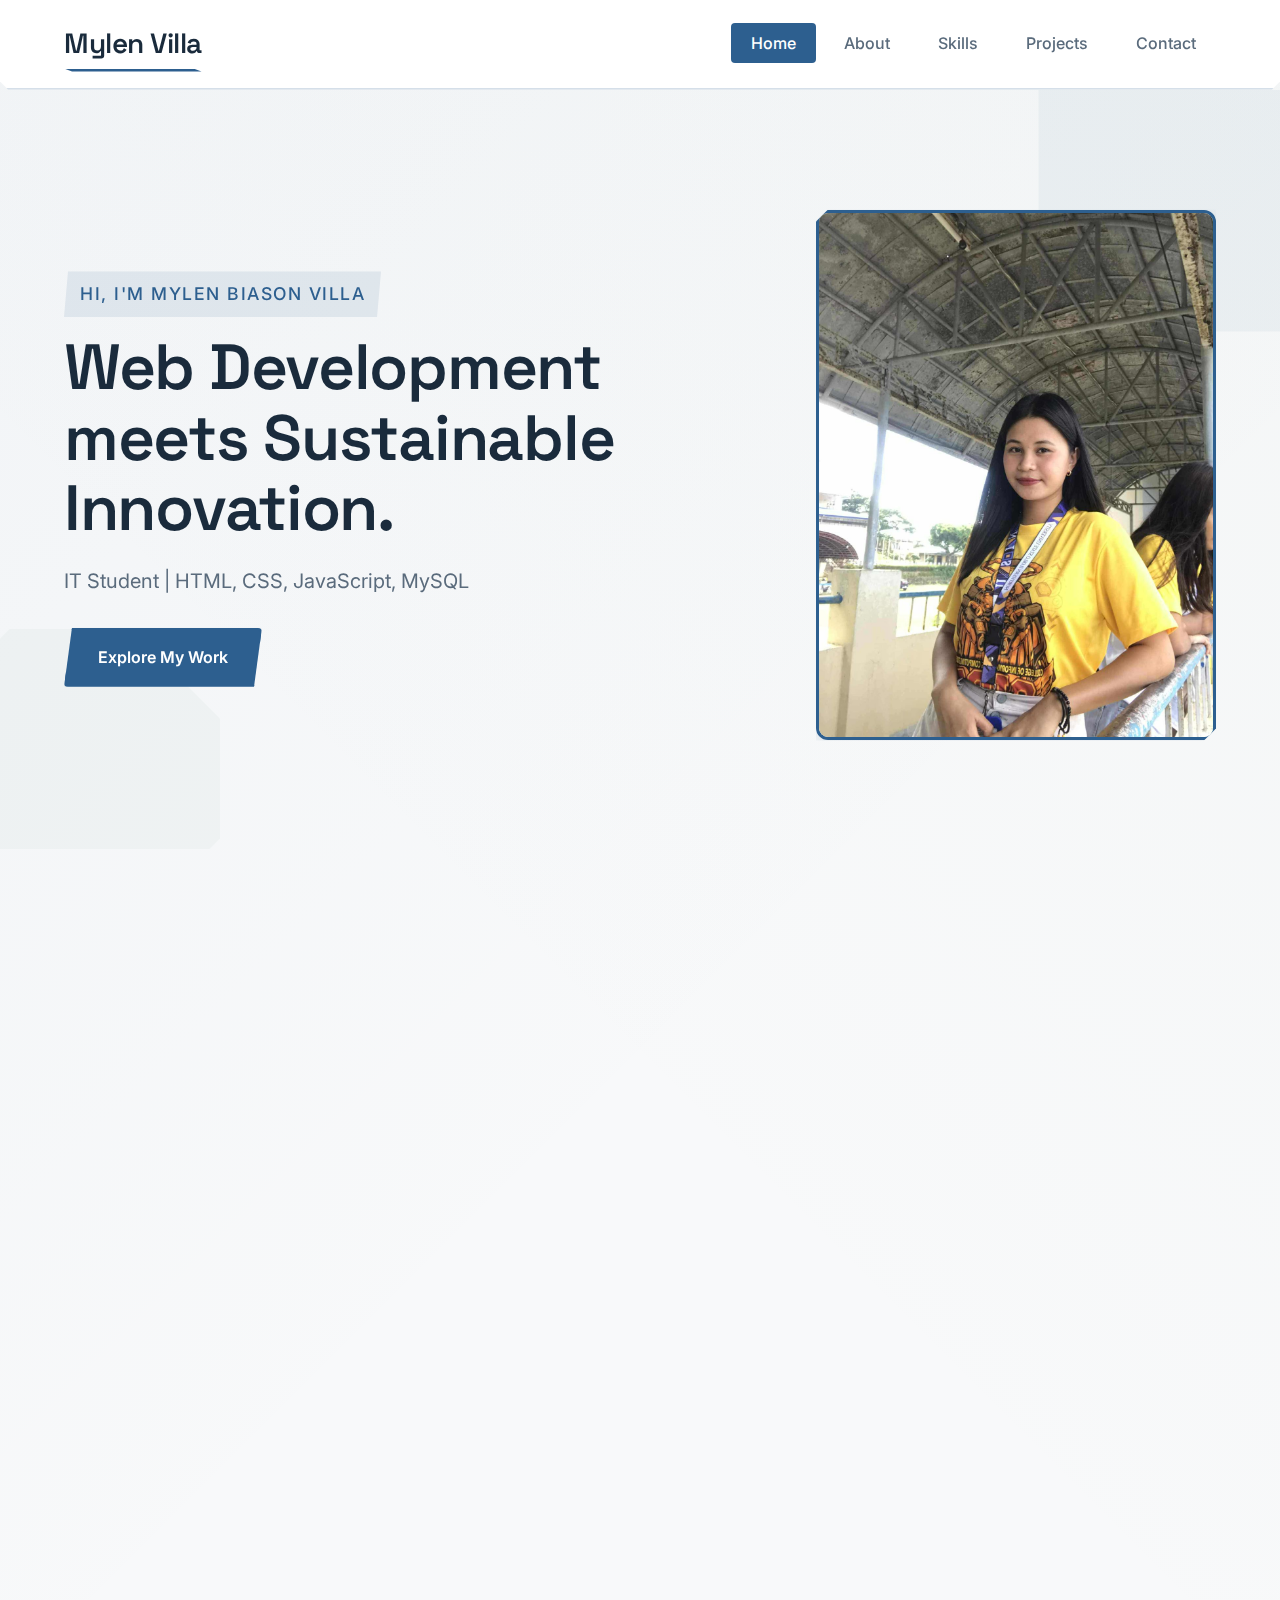
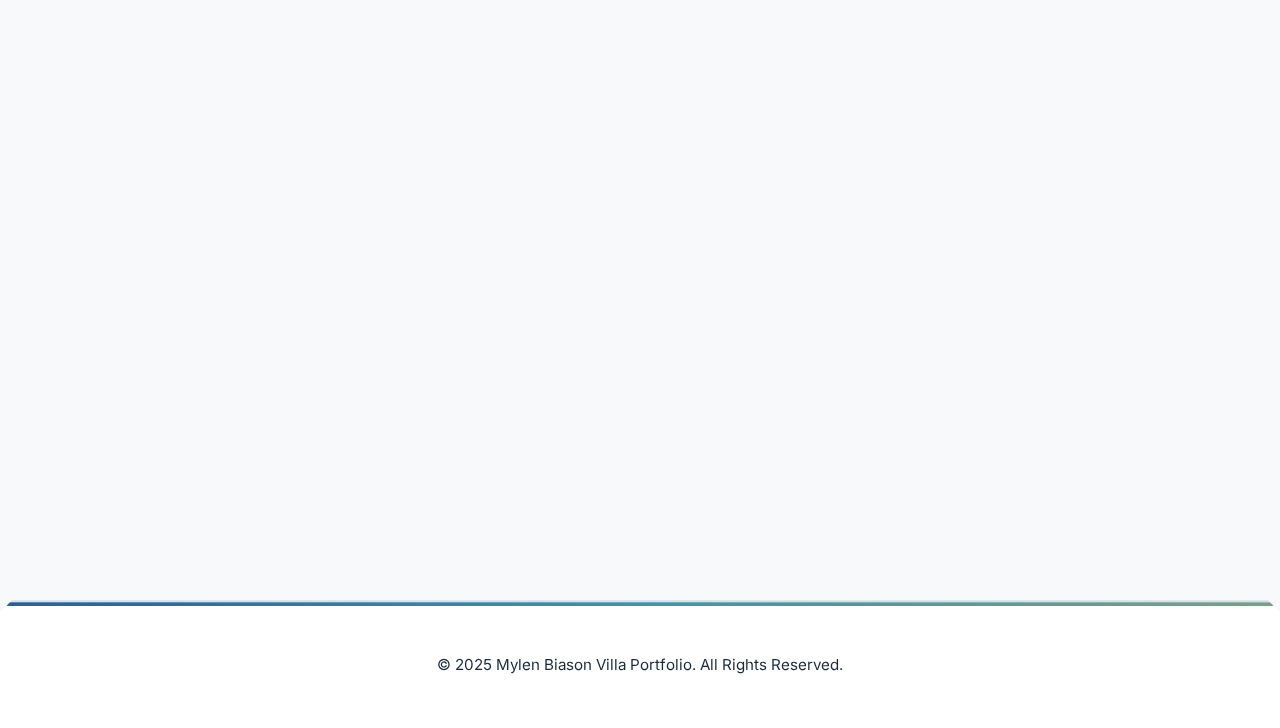
<file: index.html>
<!DOCTYPE html>
<html lang="en">
<head>
    <meta charset="UTF-8">
    <meta name="viewport" content="width=device-width, initial-scale=1.0">
    <title>Mylen Villa | Web Dev & Sustainable Innovation</title>
    <meta name="description" content="Official portfolio of Mylen Biason Villa, IT Student specializing in responsive web development (HTML, CSS, JavaScript) and database management (MySQL).">
    <meta name="robots" content="index, follow">
    <meta name="keywords" content="Mylen Villa, IT Student, Web Developer, Portfolio, HTML, CSS, JavaScript, MySQL, Responsive Design, Accessibility, Sustainable Technology">
    <meta name="author" content="Mylen Biason Villa">

    <!-- Open Graph -->
    <meta property="og:title" content="Mylen Villa | Web Development & Sustainable Innovation">
    <meta property="og:description" content="Explore projects, skills, and goals in web development and sustainable innovation.">
    <meta property="og:type" content="website">
    <!-- Replace with your live site URL when deployed -->
    <meta property="og:url" content="https://mylenvilla.netlify.app/">
    <!-- Prefer absolute URL when deployed -->
    <meta property="og:image" content="https://mylenvilla.netlify.app/images/mylen-biason-villa-profile.jpg">

    <!-- Twitter Card -->
    <meta name="twitter:card" content="summary_large_image">
    <meta name="twitter:title" content="Mylen Villa | Web Development & Sustainable Innovation">
    <meta name="twitter:description" content="Explore projects, skills, and goals in web development and sustainable innovation.">
    <!-- Prefer absolute URL when deployed -->
    <meta name="twitter:image" content="https://mylenvilla.netlify.app/images/mylen-biason-villa-profile.jpg">

    <!-- Canonical (set to your production URL when live) -->
    <link rel="canonical" href="https://mylenvilla.netlify.app/">

    <!-- Favicon -->
    <link rel="icon" href="favicon.ico" type="image/x-icon">
    <link rel="shortcut icon" href="favicon.ico" type="image/x-icon">

    <!-- Schema.org JSON-LD -->
    <script type="application/ld+json">
    {
      "@context": "https://schema.org",
      "@type": "Person",
      "name": "Mylen Biason Villa",
      "jobTitle": "IT Student & Web Developer",
      "alumniOf": {
        "@type": "CollegeOrUniversity",
        "name": "Northern Iloilo State University (NISU)"
      },
      "email": "mailto:villamylen22@gmail.com",
      "telephone": "+639109595837",
      "url": "https://mylenvilla.netlify.app/",
      "image": "https://mylenvilla.netlify.app/images/mylen-biason-villa-profile.jpg",
      "sameAs": [
        "https://www.facebook.com/mylen.biasonvilla"
      ],
      "knowsAbout": [
        "HTML", "CSS", "JavaScript", "Responsive Design", "MySQL", "Accessibility"
      ]
    }
    </script>
    <link rel="stylesheet" href="styles.css">
    <link rel="stylesheet" href="https://cdnjs.cloudflare.com/ajax/libs/font-awesome/6.5.0/css/all.min.css" integrity="sha512-e3Y3YJmJ8mJYwX3kWQqv8k7t8v4o8dR0Jm6t2wQJ9k1l0CwC3yq3i9x8+K0mI5wQf3O7oQ0tV7JkQvQ3mHj4g==" crossorigin="anonymous" referrerpolicy="no-referrer" />
    <link rel="stylesheet" href="https://unpkg.com/aos@2.3.1/dist/aos.css" />
</head>
<body>

    <!-- Navigation Bar -->
    <header class="main-nav">
        <div class="logo">Mylen Villa</div>
        <nav>
            <ul>
                <li><a href="index.html" class="active">Home</a></li>
                <li><a href="about.html">About</a></li>
                <li><a href="skills.html">Skills</a></li>
                <li><a href="projects.html">Projects</a></li>
                <li><a href="contact.html">Contact</a></li>
            </ul>
        </nav>
        <button class="menu-toggle">☰</button>
    </header>

    <!-- Hero/Introduction Section -->
    <section id="home" class="hero-section">
        <div class="hero-content" data-aos="fade-right" data-aos-duration="1000">
            <p class="greeting">Hi, I'm Mylen Biason Villa</p>
            <h1>Web Development meets Sustainable Innovation.</h1>
            <p class="sub-title">IT Student | HTML, CSS, JavaScript, MySQL</p>
            <a href="projects.html" class="btn primary-btn">Explore My Work</a>
        </div>
        <div class="hero-image" data-aos="fade-left" data-aos-duration="1000">
            <!-- Placeholder for Mylen's Profile Image -->
            <img src="images/mylen-biason-villa-profile.jpg" alt="Mylen Biason Villa - IT Student">
        </div>
    </section>
    
    <!-- Quick Summary Section -->
    <section id="quick-summary" class="container">
        <div class="about-content-grid">
            <div class="bio-text" data-aos="fade-up">
                <h2>A Passion for Impact</h2>
                <p>I am a 4th-year IT student focused on leveraging technology to solve real-world problems. My skills cover the entire web development stack, from responsive front-end design to robust database management.</p>
                <a href="about.html" class="btn">Read Full Story</a>
            </div>
            
            <div class="goals-vision" data-aos="fade-up" data-aos-delay="200">
                <h2>Core Focus</h2>
                <p>My ultimate goal is to develop assistive technologies and applications that support sustainable living—merging my passion for eco-consciousness with my technical skills.</p>
                <a href="skills.html" class="btn primary-btn">View My Skills</a>
            </div>
        </div>
    </section>

    <!-- Services Section -->
    <section id="services" class="container services-section">
        <div class="about-content-grid">
            <div class="info-card" data-aos="fade-up" data-aos-delay="0">
                <h2><i class="fa-solid fa-laptop-code"></i> Web Development</h2>
                <p>Responsive websites built with accessibility and performance in mind.</p>
            </div>
            <div class="info-card" data-aos="fade-up" data-aos-delay="150">
                <h2><i class="fa-solid fa-database"></i> Database Basics</h2>
                <p>MySQL fundamentals for structured, secure, and reliable data storage.</p>
            </div>
            <div class="info-card" data-aos="fade-up" data-aos-delay="300">
                <h2><i class="fa-solid fa-seedling"></i> Sustainable Design</h2>
                <p>Design choices that prioritize clarity, efficiency, and sustainability.</p>
            </div>
            <div class="info-card" data-aos="fade-up" data-aos-delay="300">
                <h2><i class="fa-solid fa-seedling"></i>Full Stack Development</h2>
                <p>Full stack development skills for building complete web applications.</p>
            </div>
        </div>
    </section>

    <!-- Testimonials Section -->
    <section id="testimonials" class="container">
        <div class="about-content-grid">
            <div class="info-card" data-aos="zoom-in">
                <p>"Mylen’s attention to detail and consistency stand out in every project."</p>
                <p class="progress-label">— Classmate, NISU</p>
            </div>
            <div class="info-card" data-aos="zoom-in" data-aos-delay="200">
                <p>"Delivers clean, responsive UIs and communicates clearly throughout."</p>
                <p class="progress-label">— Project Teammate</p>
            </div>
        </div>
    </section>

    <!-- Call To Action -->
    <section id="cta" class="container">
        <div class="about-content-grid">
            <div class="info-card" data-aos="fade-up">
                <h2>Have a project or idea?</h2>
                <p>Let’s collaborate and bring it to life.</p>
                <a class="btn primary-btn" href="contact.html"><i class="fa-solid fa-paper-plane"></i> Contact Me</a>
            </div>
        </div>
    </section>

    <footer>
        <p>&copy; 2025 Mylen Biason Villa Portfolio. All Rights Reserved.</p>
    </footer>

    <!-- Scripts (AOS initialization & custom JS) -->
    <script src="https://unpkg.com/aos@2.3.1/dist/aos.js"></script>
    <script src="script.js"></script>
</body>
</html>
</file>
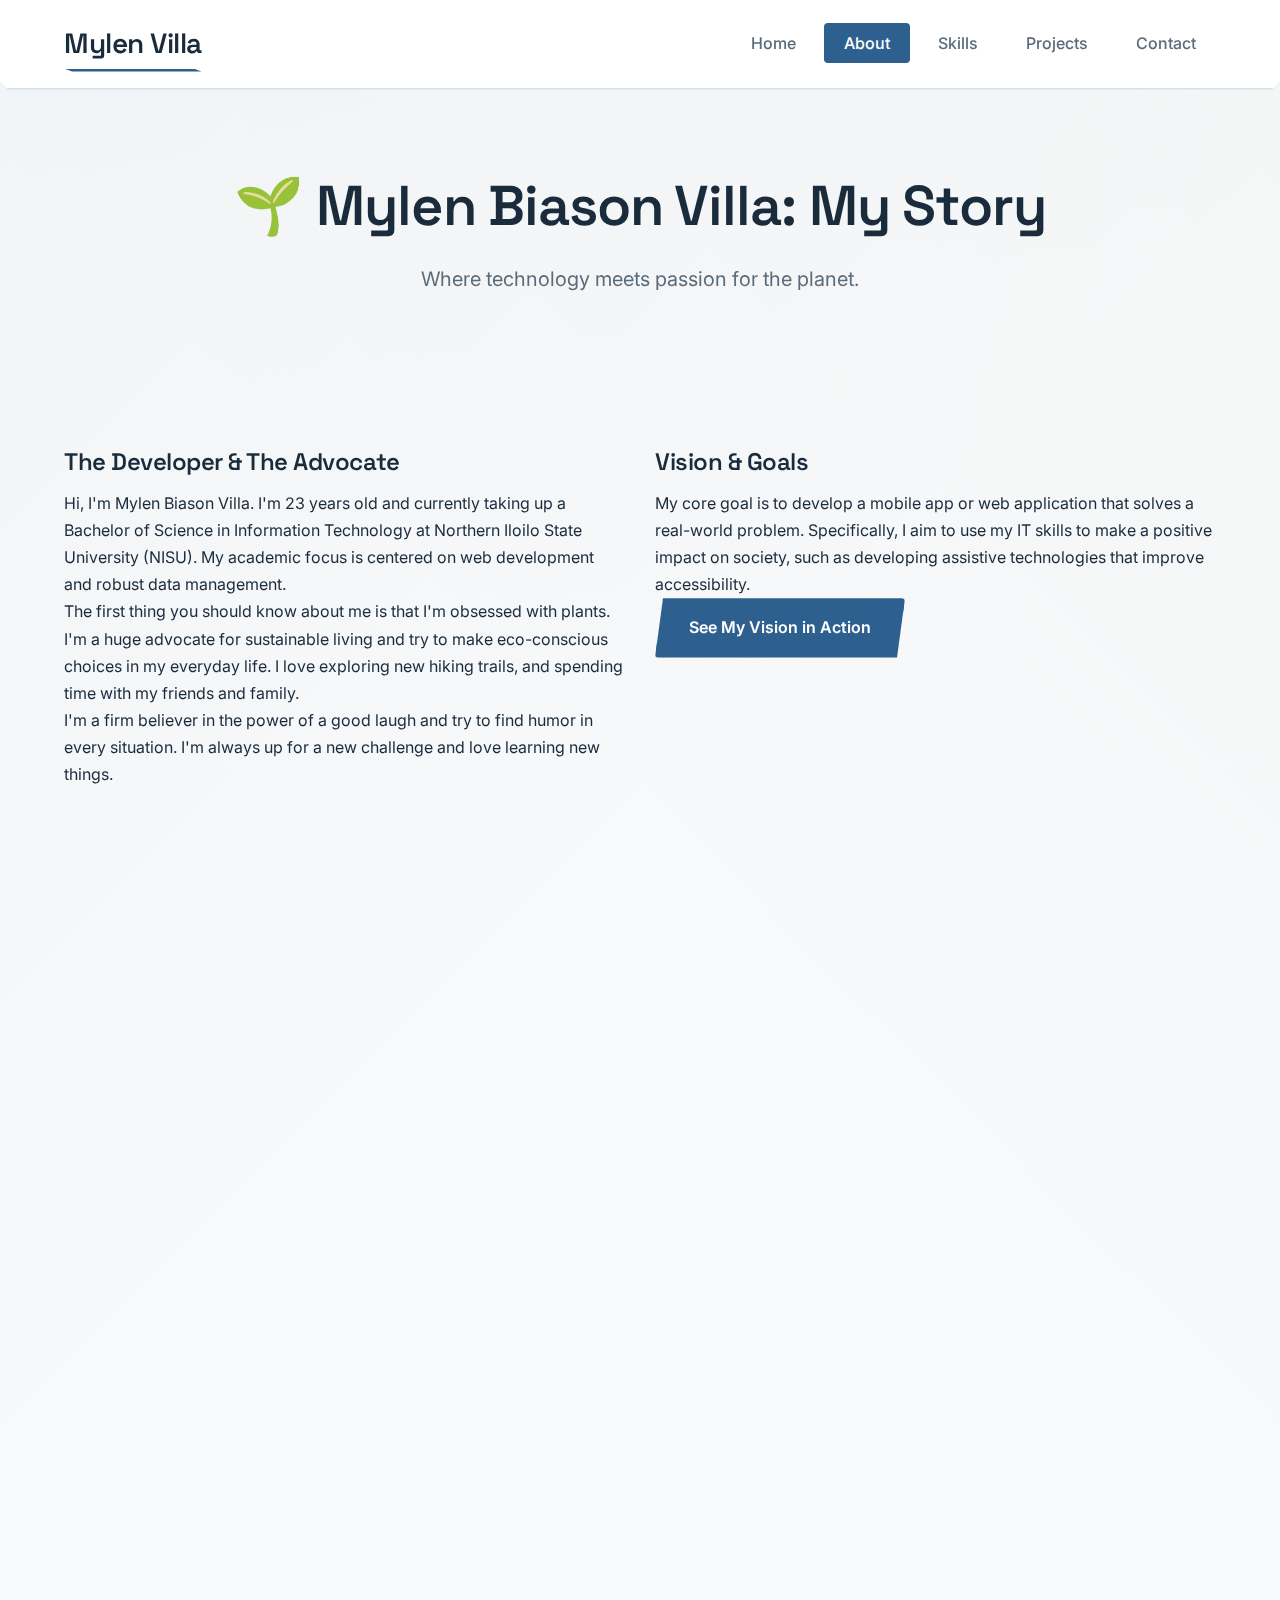
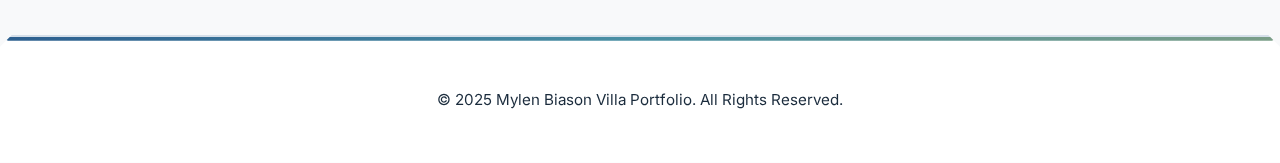
<file: about.html>
<!DOCTYPE html>
<html lang="en">
<head>
    <meta charset="UTF-8">
    <meta name="viewport" content="width=device-width, initial-scale=1.0">
    <title>About Mylen | IT Student & Web Developer</title>
    <meta name="description" content="Learn more about Mylen Biason Villa, a 4th-year IT student at NISU, her passion for sustainable living, and her goal to develop assistive technologies.">
    <meta name="keywords" content="Mylen Villa, About, IT Student, Web Developer, NISU, Portfolio">
    <meta name="author" content="Mylen Biason Villa">

    <!-- Open Graph -->
    <meta property="og:title" content="About Mylen | IT Student & Web Developer">
    <meta property="og:description" content="Learn more about Mylen Biason Villa and her vision, values, and background.">
    <meta property="og:type" content="website">
    <meta property="og:url" content="https://mylenvilla.netlify.app/about.html">
    <meta property="og:image" content="https://mylenvilla.netlify.app/images/mylen-biason-villa-profile.jpg">

    <!-- Twitter Card -->
    <meta name="twitter:card" content="summary_large_image">
    <meta name="twitter:title" content="About Mylen | IT Student & Web Developer">
    <meta name="twitter:description" content="Learn more about Mylen Biason Villa and her vision, values, and background.">
    <meta name="twitter:image" content="https://mylenvilla.netlify.app/images/mylen-biason-villa-profile.jpg">

    <!-- Canonical -->
    <link rel="canonical" href="https://mylenvilla.netlify.app/about.html">

    <!-- Favicon -->
    <link rel="icon" href="favicon.ico" type="image/x-icon">
    <link rel="shortcut icon" href="favicon.ico" type="image/x-icon">

    <!-- JSON-LD WebPage Schema -->
    <script type="application/ld+json">
    {
      "@context": "https://schema.org",
      "@type": "WebPage",
      "name": "About Mylen Biason Villa",
      "url": "https://mylenvilla.netlify.app/about.html",
      "description": "Learn more about Mylen Biason Villa, a 4th-year IT student at NISU, her passion for sustainable living, and her goal to develop assistive technologies."
    }
    </script>
    <link rel="stylesheet" href="styles.css">
    <link rel="stylesheet" href="https://cdnjs.cloudflare.com/ajax/libs/font-awesome/6.5.0/css/all.min.css" integrity="sha512-e3Y3YJmJ8mJYwX3kWQqv8k7t8v4o8dR0Jm6t2wQJ9k1l0CwC3yq3i9x8+K0mI5wQf3O7oQ0tV7JkQvQ3mHj4g==" crossorigin="anonymous" referrerpolicy="no-referrer" />
    <link rel="stylesheet" href="https://unpkg.com/aos@2.3.1/dist/aos.css" />
</head>
<body>
    <header class="main-nav">
        <div class="logo">Mylen Villa</div>
        <nav>
            <ul>
                <li><a href="index.html">Home</a></li>
                <li><a href="about.html" class="active">About</a></li>
                <li><a href="skills.html">Skills</a></li>
                <li><a href="projects.html">Projects</a></li>
                <li><a href="contact.html">Contact</a></li>
            </ul>
        </nav>
        <button class="menu-toggle">☰</button>
    </header>

    <section class="page-hero container">
        <h1 data-aos="fade-up">🌱 Mylen Biason Villa: My Story</h1>
        <p class="sub-title" data-aos="fade-up" data-aos-delay="200">Where technology meets passion for the planet.</p>
    </section>

    <section id="about-details" class="container">
        <div class="about-content-grid">
            <div class="bio-text" data-aos="fade-right">
                <h2>The Developer & The Advocate</h2>
                <p>Hi, I'm Mylen Biason Villa. I'm 23 years old and currently taking up a Bachelor of Science in Information Technology at Northern Iloilo State University (NISU). My academic focus is centered on web development and robust data management.</p>
                
                <p>The first thing you should know about me is that I'm obsessed with plants. I'm a huge advocate for sustainable living and try to make eco-conscious choices in my everyday life. I love exploring new hiking trails, and spending time with my friends and family.</p>
                
                <p>I'm a firm believer in the power of a good laugh and try to find humor in every situation. I'm always up for a new challenge and love learning new things.</p>
            </div>

            <div class="goals-vision" data-aos="fade-left" data-aos-delay="200">
                <h2>Vision & Goals</h2>
                <p>My core goal is to develop a mobile app or web application that solves a real-world problem. Specifically, I aim to use my IT skills to make a positive impact on society, such as developing assistive technologies that improve accessibility.</p>
                <a href="projects.html" class="btn primary-btn">See My Vision in Action</a>
            </div>

            <div class="hobbies info-card" data-aos="fade-up" data-aos-delay="300">
                <h2>What Keeps Me Sharp (Hobbies)</h2>
                <div class="hobbies-list">
                    <p>💡 I enjoy coding personal projects to sharpen my programming skills and explore new technologies.</p>
                    <p>🎮 I play strategy games that challenge my problem-solving abilities and keep my mind sharp.</p>
                    <p>🎬 In my downtime, I listen to music and watch anime movies.</p>
                </div>
            </div>
        </div>
    </section>

    <!-- Education & Certifications -->
    <section class="container">
        <div class="about-content-grid">
            <div class="info-card" data-aos="fade-up">
                <h2><i class="fa-solid fa-graduation-cap"></i> Education</h2>
                <p>Northern Iloilo State University (NISU) — BS in Information Technology</p>
            </div>
            <div class="info-card" data-aos="fade-up" data-aos-delay="200">
                <h2><i class="fa-solid fa-certificate"></i> Certifications</h2>
                <p>Responsive Web Design Basics, Database Fundamentals, UI Essentials</p>
            </div>
        </div>
    </section>
    
    <footer>
        <p>&copy; 2025 Mylen Biason Villa Portfolio. All Rights Reserved.</p>
    </footer>
    <script src="https://unpkg.com/aos@2.3.1/dist/aos.js"></script>
    <script src="script.js"></script>
</body>
</html>
</file>
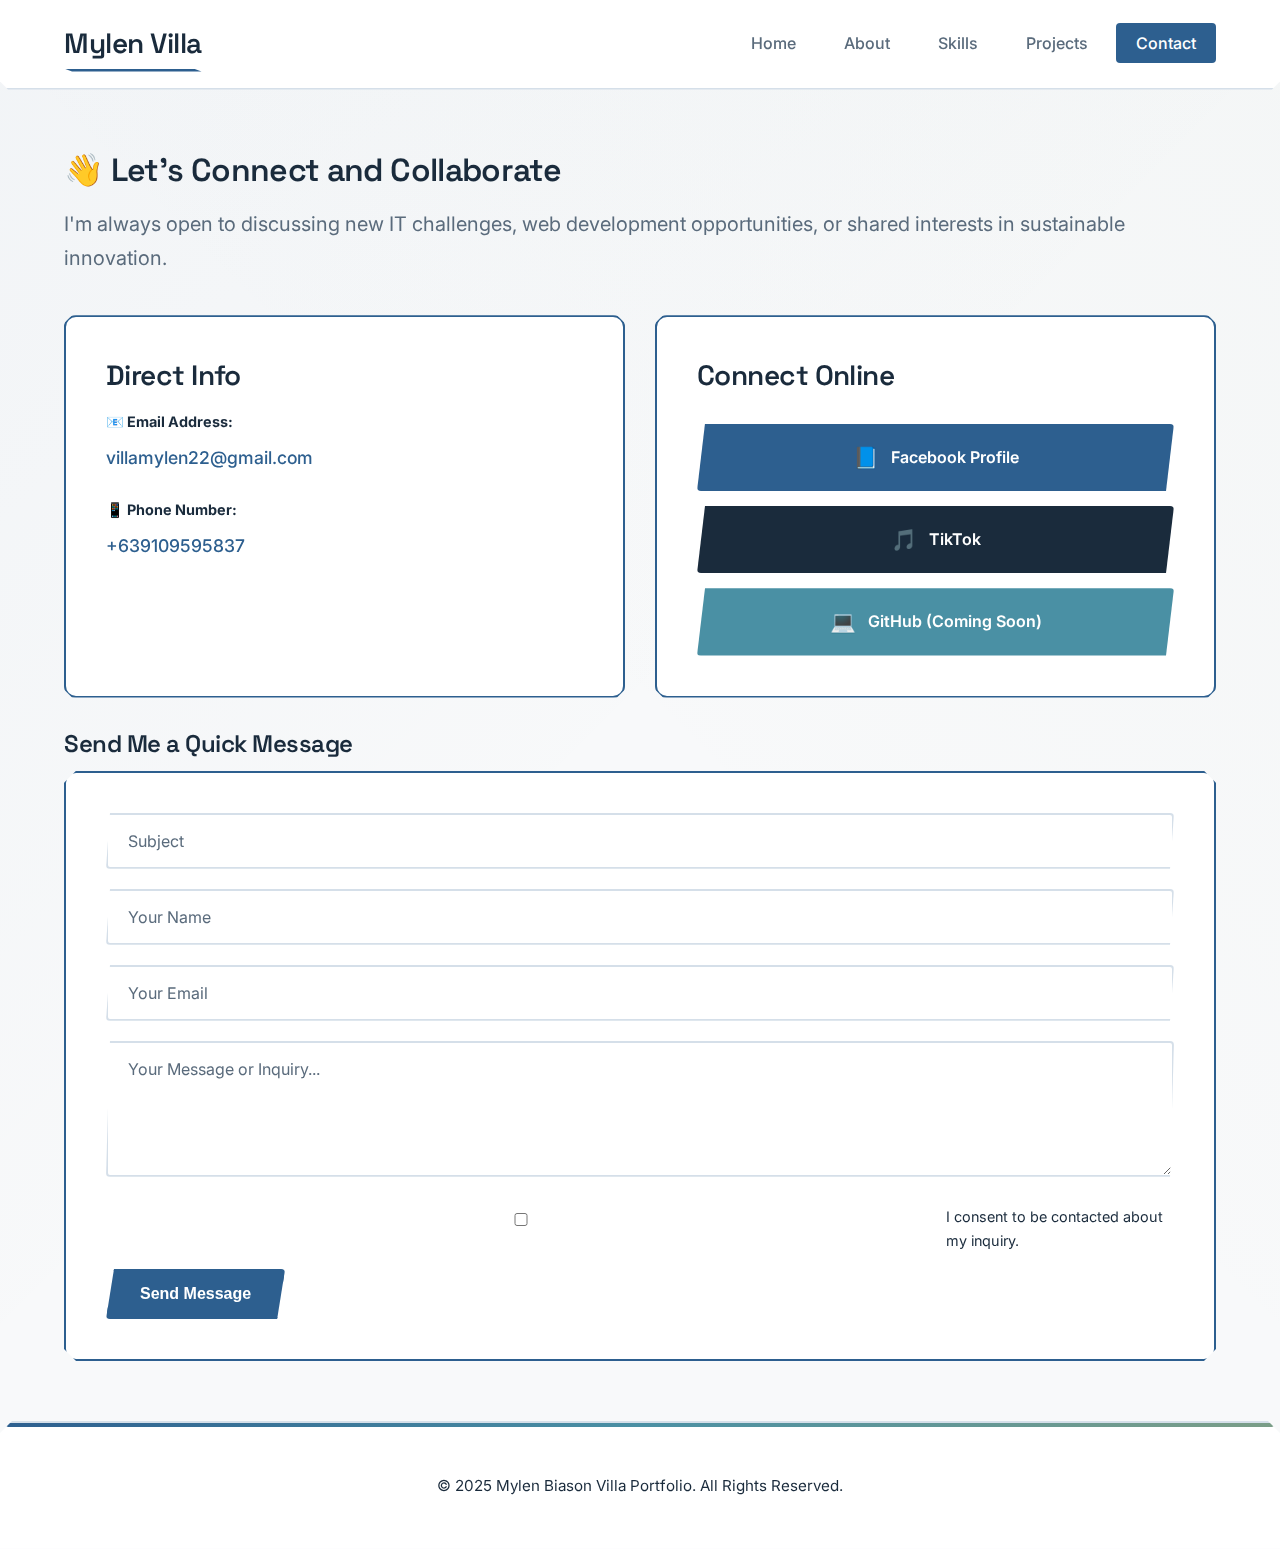
<file: contact.html>
<!DOCTYPE html>
<html lang="en">
<head>
    <meta charset="UTF-8">
    <meta name="viewport" content="width=device-width, initial-scale=1.0">
    <title>Contact | Mylen Biason Villa - Get In Touch</title>
    <meta name="description" content="Reach out to Mylen Biason Villa for web development inquiries, collaboration, or to discuss her passion for sustainable technology.">
    <meta name="keywords" content="Contact, Email, Phone, Web Developer, Mylen Villa">
    <meta name="author" content="Mylen Biason Villa">
    <meta name="robots" content="index, follow">

    <!-- Open Graph -->
    <meta property="og:title" content="Contact | Mylen Biason Villa">
    <meta property="og:description" content="Get in touch with Mylen for collaborations and opportunities.">
    <meta property="og:type" content="website">
    <meta property="og:url" content="https://mylenvilla.netlify.app/contact.html">
    <meta property="og:image" content="https://mylenvilla.netlify.app/images/mylen-biason-villa-profile.jpg">

    <!-- Twitter Card -->
    <meta name="twitter:card" content="summary_large_image">
    <meta name="twitter:title" content="Contact | Mylen Biason Villa">
    <meta name="twitter:description" content="Get in touch with Mylen for collaborations and opportunities.">
    <meta name="twitter:image" content="https://mylenvilla.netlify.app/images/mylen-biason-villa-profile.jpg">

    <!-- Canonical -->
    <link rel="canonical" href="https://mylenvilla.netlify.app/contact.html">

    <!-- Favicon -->
    <link rel="icon" href="favicon.ico" type="image/x-icon">
    <link rel="shortcut icon" href="favicon.ico" type="image/x-icon">

    <!-- JSON-LD WebPage Schema -->
    <script type="application/ld+json">
    {
      "@context": "https://schema.org",
      "@type": "WebPage",
      "name": "Contact",
      "url": "https://mylenvilla.netlify.app/contact.html",
      "description": "Reach out to Mylen Biason Villa for web development inquiries, collaboration, or to discuss sustainable technology."
    }
    </script>
    <link rel="stylesheet" href="styles.css">
    <link rel="stylesheet" href="https://cdnjs.cloudflare.com/ajax/libs/font-awesome/6.5.0/css/all.min.css" integrity="sha512-e3Y3YJmJ8mJYwX3kWQqv8k7t8v4o8dR0Jm6t2wQJ9k1l0CwC3yq3i9x8+K0mI5wQf3O7oQ0tV7JkQvQ3mHj4g==" crossorigin="anonymous" referrerpolicy="no-referrer" />
    <link rel="stylesheet" href="https://unpkg.com/aos@2.3.1/dist/aos.css" />
</head>
<body>
    <header class="main-nav">
        <div class="logo">Mylen Villa</div>
        <nav>
            <ul>
                <li><a href="index.html">Home</a></li>
                <li><a href="about.html">About</a></li>
                <li><a href="skills.html">Skills</a></li>
                <li><a href="projects.html">Projects</a></li>
                <li><a href="contact.html" class="active">Contact</a></li>
            </ul>
        </nav>
        <button class="menu-toggle">☰</button>
    </header>

    <section id="contact" class="contact-section container">
        <h1 data-aos="fade-up">👋 Let's Connect and Collaborate</h1>
        <p class="sub-title" data-aos="fade-up" data-aos-delay="200">I'm always open to discussing new IT challenges, web development opportunities, or shared interests in sustainable innovation.</p>

        <div class="contact-grid">
            
            <!-- Direct Contact Info -->
            <div class="info-card" data-aos="fade-right" data-aos-delay="300">
                <h2>Direct Info</h2>
                <div class="contact-detail">
                    <p><strong>📧 Email Address:</strong></p>
                    <a href="mailto:villamylen22@gmail.com" class="contact-link">villamylen22@gmail.com</a>
                </div>
                <div class="contact-detail">
                    <p><strong>📱 Phone Number:</strong></p>
                    <a href="tel:+639109595837" class="contact-link">+639109595837</a>
                </div>
            </div>

            <!-- Social Media Links -->
            <div class="info-card social-card" data-aos="fade-left" data-aos-delay="400">
                <h2>Connect Online</h2>
                <a href="https://www.facebook.com/mylen.biasonvilla" target="_blank" class="social-btn facebook-btn">
                    <span class="icon">📘</span> Facebook Profile
                </a>
                <a href="https://www.tiktok.com/@chakka17?_r=1&_t=ZS-91GlLpZb5V9" target="_blank" class="social-btn tiktok-btn">
                    <span class="icon">🎵</span> TikTok
                </a>
                <a href="#" target="_blank" class="social-btn github-btn">
                    <span class="icon">💻</span> GitHub (Coming Soon)
                </a>
            </div>

            <!-- Simple Contact Form -->
            <div class="contact-form-wrapper" data-aos="fade-up" data-aos-delay="500">
                <h2>Send Me a Quick Message</h2>
                <form class="simple-contact-form">
                    <input type="text" name="subject" placeholder="Subject" required>
                    <input type="text" name="name" placeholder="Your Name" required>
                    <input type="email" name="email" placeholder="Your Email" required>
                    <textarea name="message" rows="5" placeholder="Your Message or Inquiry..." required></textarea>
                    <label style="display:flex;align-items:center;gap:10px;margin-bottom:15px;">
                        <input type="checkbox" required>
                        <span>I consent to be contacted about my inquiry.</span>
                    </label>
                    <button type="submit" class="btn primary-btn">Send Message</button>
                </form>
            </div>
            
        </div>
    </section>

    <footer>
        <p>&copy; 2025 Mylen Biason Villa Portfolio. All Rights Reserved.</p>
    </footer>
    <script src="https://unpkg.com/aos@2.3.1/dist/aos.js"></script>
    <script src="script.js"></script>
</body>
</html>
</file>
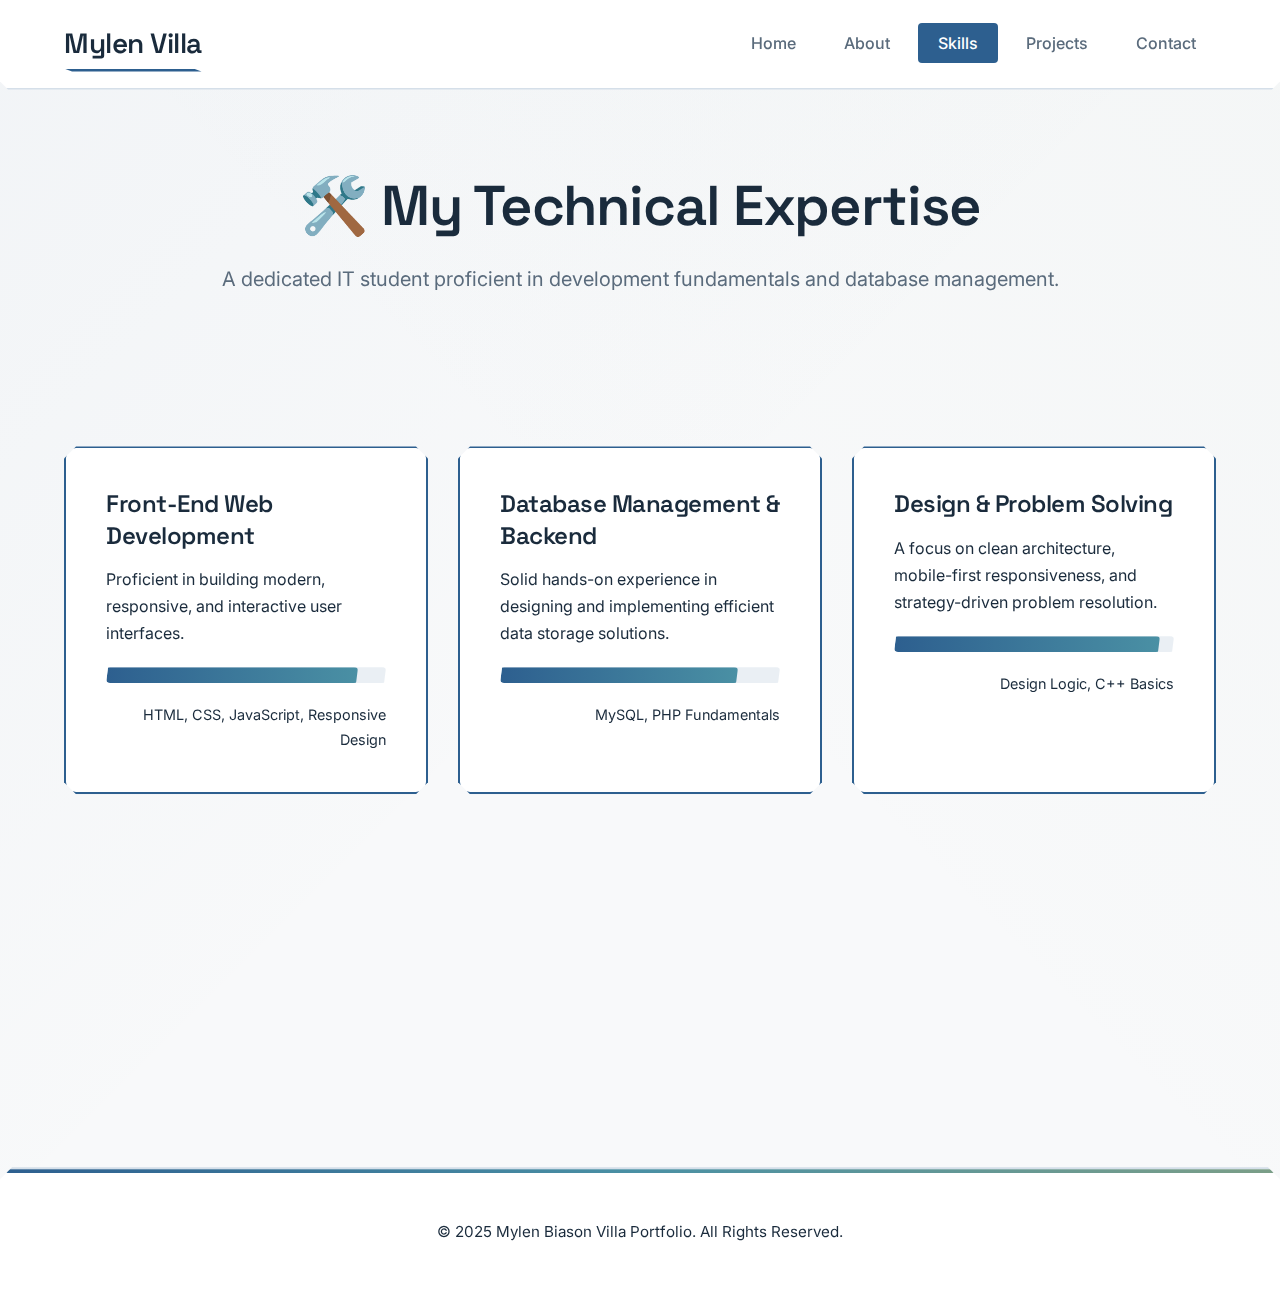
<file: skills.html>
<!DOCTYPE html>
<html lang="en">
<head>
    <meta charset="UTF-8">
    <meta name="viewport" content="width=device-width, initial-scale=1.0">
    <title>Skills & Tech Stack | Mylen Biason Villa</title>
    <meta name="description" content="Mylen Biason Villa's core competencies: HTML, CSS, JavaScript, MySQL database management, and problem-solving.">
    <meta name="keywords" content="Skills, Tech Stack, HTML, CSS, JavaScript, MySQL, Mylen Villa">
    <meta name="author" content="Mylen Biason Villa">
    <meta name="robots" content="index, follow">

    <!-- Open Graph -->
    <meta property="og:title" content="Skills & Tech Stack | Mylen Biason Villa">
    <meta property="og:description" content="Explore Mylen's technical skills in front-end, backend, and problem-solving.">
    <meta property="og:type" content="website">
    <meta property="og:url" content="https://mylenvilla.netlify.app/skills.html">
    <meta property="og:image" content="https://mylenvilla.netlify.app/images/mylen-biason-villa-profile.jpg">

    <!-- Twitter Card -->
    <meta name="twitter:card" content="summary_large_image">
    <meta name="twitter:title" content="Skills & Tech Stack | Mylen Biason Villa">
    <meta name="twitter:description" content="Explore Mylen's technical skills in front-end, backend, and problem-solving.">
    <meta name="twitter:image" content="https://mylenvilla.netlify.app/images/mylen-biason-villa-profile.jpg">

    <!-- Canonical -->
    <link rel="canonical" href="https://mylenvilla.netlify.app/skills.html">

    <!-- Favicon -->
    <link rel="icon" href="favicon.ico" type="image/x-icon">
    <link rel="shortcut icon" href="favicon.ico" type="image/x-icon">

    <!-- JSON-LD WebPage Schema -->
    <script type="application/ld+json">
    {
      "@context": "https://schema.org",
      "@type": "WebPage",
      "name": "Skills & Tech Stack",
      "url": "https://mylenvilla.netlify.app/skills.html",
      "description": "Mylen Biason Villa's core competencies: HTML, CSS, JavaScript, MySQL database management, and problem-solving."
    }
    </script>
    <link rel="stylesheet" href="styles.css">
    <link rel="stylesheet" href="https://cdnjs.cloudflare.com/ajax/libs/font-awesome/6.5.0/css/all.min.css" integrity="sha512-e3Y3YJmJ8mJYwX3kWQqv8k7t8v4o8dR0Jm6t2wQJ9k1l0CwC3yq3i9x8+K0mI5wQf3O7oQ0tV7JkQvQ3mHj4g==" crossorigin="anonymous" referrerpolicy="no-referrer" />
    <link rel="stylesheet" href="https://unpkg.com/aos@2.3.1/dist/aos.css" />
</head>
<body>
    <header class="main-nav">
        <div class="logo">Mylen Villa</div>
        <nav>
            <ul>
                <li><a href="index.html">Home</a></li>
                <li><a href="about.html">About</a></li>
                <li><a href="skills.html" class="active">Skills</a></li>
                <li><a href="projects.html">Projects</a></li>
                <li><a href="contact.html">Contact</a></li>
            </ul>
        </nav>
        <button class="menu-toggle">☰</button>
    </header>

    <section class="page-hero container">
        <h1 data-aos="fade-up">🛠️ My Technical Expertise</h1>
        <p class="sub-title" data-aos="fade-up" data-aos-delay="200">A dedicated IT student proficient in development fundamentals and database management.</p>
    </section>

    <!-- Skills Section with Animated Bars -->
    <section id="skills" class="skills-section container">
        
        <div class="skills-list">
            
            <!-- Skill Card 1: Front-End (90%) -->
            <div class="skill-card" data-aos="zoom-in" data-aos-delay="100">
                <h3>Front-End Web Development</h3>
                <p>Proficient in building modern, responsive, and interactive user interfaces.</p>
                <div class="progress-bar-container">
                    <!-- data-width is used by script.js to set the final bar width -->
                    <div class="progress-bar" data-width="90%"></div> 
                </div>
                <p class="progress-label">HTML, CSS, JavaScript, Responsive Design</p>
            </div>
            
            <!-- Skill Card 2: Back-End/Database (85%) -->
            <div class="skill-card" data-aos="zoom-in" data-aos-delay="300">
                <h3>Database Management & Backend</h3>
                <p>Solid hands-on experience in designing and implementing efficient data storage solutions.</p>
                <div class="progress-bar-container">
                    <div class="progress-bar" data-width="85%"></div>
                </div>
                <p class="progress-label">MySQL, PHP Fundamentals</p>
            </div>

            <!-- Skill Card 3: Concepts/Soft Skills (95%) -->
            <div class="skill-card" data-aos="zoom-in" data-aos-delay="500">
                <h3>Design & Problem Solving</h3>
                <p>A focus on clean architecture, mobile-first responsiveness, and strategy-driven problem resolution.</p>
                <div class="progress-bar-container">
                    <div class="progress-bar" data-width="95%"></div>
                </div>
                <p class="progress-label">Design Logic, C++ Basics</p>
            </div>
            
        </div>
        
    </section>

    <!-- Tools & Certifications -->
    <section class="container">
        <div class="about-content-grid">
            <div class="info-card" data-aos="fade-up">
                <h2><i class="fa-solid fa-toolbox"></i> Tools</h2>
                <p>VS Code, Git & GitHub, Figma basics, Chrome DevTools</p>
            </div>
            <div class="info-card" data-aos="fade-up" data-aos-delay="200">
                <h2><i class="fa-solid fa-award"></i> Certifications</h2>
                <p>Intro to Web Development, SQL Fundamentals, Responsive Design Basics</p>
            </div>
        </div>
    </section>

    <footer>
        <p>&copy; 2025 Mylen Biason Villa Portfolio. All Rights Reserved.</p>
    </footer>
    <script src="https://unpkg.com/aos@2.3.1/dist/aos.js"></script>
    <script src="script.js"></script>
</body>
</html>
</file>
<file: styles.css>
/* Import Google Fonts - Modern Typography */
@import url('https://fonts.googleapis.com/css2?family=Inter:wght@300;400;500;600;700;800&family=Space+Grotesk:wght@400;500;600;700&display=swap');

/* ==============================
   I. Modern Geometric Color Palette & Variables
   ============================== */
:root {
    /* Fresh Modern Color Scheme */
    --color-primary: #2D5F8F; /* Deep Ocean Blue */
    --color-secondary: #4A90A4; /* Teal Blue */
    --color-accent: #7B9E87; /* Sage Green */
    --color-accent-alt: #B8A082; /* Warm Sand */
    --color-background: #F8F9FA; /* Cool White */
    --color-background-light: #E8EBED; /* Light Gray */
    --color-surface: #FFFFFF; /* Pure White */
    --color-surface-elevated: #F0F3F5; /* Soft Blue-White */
    --color-text: #1A2B3C; /* Deep Navy */
    --color-text-muted: #5A6B7C; /* Muted Blue-Gray */
    --color-border: rgba(45, 95, 143, 0.2);
    
    /* Typography */
    --font-heading: 'Space Grotesk', sans-serif;
    --font-body: 'Inter', sans-serif;
    
    /* Geometric Shapes - Angular & Modern */
    --radius-sm: 4px; /* Sharp corners */
    --radius-md: 8px; /* Slightly rounded */
    --radius-lg: 12px; /* Medium rounded */
    --radius-xl: 16px; /* Large rounded */
    --radius-full: 9999px;
    
    /* Geometric Shadows */
    --shadow-sm: 0 2px 8px rgba(45, 95, 143, 0.1);
    --shadow-md: 0 4px 16px rgba(45, 95, 143, 0.15);
    --shadow-lg: 0 8px 32px rgba(45, 95, 143, 0.2);
    --shadow-glow: 0 0 20px rgba(74, 144, 164, 0.2);
}

/* ==============================
   II. Global Reset & Base Styles
   ============================== */
* {
    margin: 0;
    padding: 0;
    box-sizing: border-box;
}

html {
    scroll-behavior: smooth;
}

body {
    font-family: var(--font-body);
    color: var(--color-text);
    background: var(--color-background);
    background-image: 
        linear-gradient(135deg, rgba(45, 95, 143, 0.03) 0%, transparent 50%),
        linear-gradient(225deg, rgba(123, 158, 135, 0.03) 0%, transparent 50%);
    line-height: 1.7;
    overflow-x: hidden;
    min-height: 100vh;
}

h1, h2, h3, h4, h5, h6 {
    font-family: var(--font-heading);
    font-weight: 600;
    line-height: 1.3;
    margin-bottom: 0.5em;
    color: var(--color-text);
    letter-spacing: -0.02em;
}

a {
    text-decoration: none;
    color: var(--color-primary);
    transition: all 0.3s cubic-bezier(0.4, 0, 0.2, 1);
}

a:hover {
    color: var(--color-secondary);
}

/* ==============================
   III. Container & Layout
   ============================== */
.container {
    width: 90%;
    max-width: 1280px;
    margin: 0 auto;
    padding: 60px 0;
}

/* ==============================
   IV. Navigation - Geometric Style
   ============================== */
.main-nav {
    display: flex;
    justify-content: space-between;
    align-items: center;
    padding: 20px 5%;
    background: rgba(255, 255, 255, 0.95);
    backdrop-filter: blur(20px);
    -webkit-backdrop-filter: blur(20px);
    border-bottom: 2px solid var(--color-border);
    position: sticky;
    top: 0;
    z-index: 1000;
    box-shadow: var(--shadow-sm);
    clip-path: polygon(0 0, 100% 0, 100% calc(100% - 8px), calc(100% - 8px) 100%, 8px 100%, 0 calc(100% - 8px));
}

.logo {
    font-size: 1.75rem;
    font-weight: 600;
    font-family: var(--font-heading);
    color: var(--color-text);
    letter-spacing: -0.5px;
    position: relative;
}

.logo::after {
    content: '';
    position: absolute;
    bottom: -4px;
    left: 0;
    width: 100%;
    height: 3px;
    background: var(--color-primary);
    clip-path: polygon(0 0, calc(100% - 8px) 0, 100% 100%, 8px 100%);
}

.main-nav ul {
    list-style: none;
    display: none;
    gap: 8px;
}

.main-nav nav a {
    padding: 10px 20px;
    font-weight: 500;
    color: var(--color-text-muted);
    border-radius: var(--radius-sm);
    position: relative;
    transition: all 0.3s ease;
    clip-path: polygon(4px 0, 100% 0, calc(100% - 4px) 100%, 0 100%);
}

.main-nav nav a:hover,
.main-nav nav a.active {
    color: var(--color-text);
    background: var(--color-primary);
    color: white;
    transform: translateY(-2px);
    clip-path: polygon(0 0, 100% 0, 100% 100%, 0 100%);
}

.main-nav nav a.active::before {
    display: none;
}

.menu-toggle {
    font-size: 1.5rem;
    background: var(--color-primary);
    color: white;
    border: none;
    border-radius: var(--radius-sm);
    padding: 8px 12px;
    cursor: pointer;
    transition: all 0.3s ease;
    clip-path: polygon(4px 0, 100% 0, calc(100% - 4px) 100%, 0 100%);
}

.menu-toggle:hover {
    background: var(--color-secondary);
    transform: scale(1.05);
    clip-path: polygon(0 0, 100% 0, 100% 100%, 0 100%);
}

/* Mobile Menu */
@media (max-width: 991px) {
    .main-nav ul {
        display: none;
        flex-direction: column;
        width: 100%;
        position: absolute;
        top: 100%;
        left: 0;
        background: rgba(255, 255, 255, 0.98);
        backdrop-filter: blur(20px);
        padding: 20px;
        border-top: 2px solid var(--color-border);
        box-shadow: var(--shadow-md);
        clip-path: polygon(0 0, 100% 0, 100% calc(100% - 12px), calc(100% - 12px) 100%, 12px 100%, 0 calc(100% - 12px));
    }
    
    .main-nav ul.active {
        display: flex;
    }
    
    .main-nav ul li {
        width: 100%;
    }
    
    .main-nav nav a {
        display: block;
        width: 100%;
        text-align: center;
    }
}

/* Desktop Navigation */
@media (min-width: 992px) {
    .menu-toggle {
        display: none;
    }
    .main-nav ul {
        display: flex;
    }
}

/* ==============================
   V. Buttons - Geometric Style
   ============================== */
.btn {
    display: inline-flex;
    align-items: center;
    justify-content: center;
    gap: 10px;
    padding: 14px 32px;
    border-radius: var(--radius-sm);
    font-weight: 600;
    font-size: 1rem;
    transition: all 0.3s cubic-bezier(0.4, 0, 0.2, 1);
    border: none;
    cursor: pointer;
    position: relative;
    overflow: hidden;
    clip-path: polygon(8px 0, 100% 0, calc(100% - 8px) 100%, 0 100%);
}

.btn::before {
    display: none;
}

.btn {
    background: var(--color-surface-elevated);
    color: var(--color-text);
    border: 2px solid var(--color-primary);
}

.btn:hover {
    transform: translateY(-2px);
    box-shadow: var(--shadow-md);
    background: var(--color-primary);
    color: white;
    clip-path: polygon(0 0, 100% 0, 100% 100%, 0 100%);
}

.btn.primary-btn {
    background: var(--color-primary);
    color: white;
    border: 2px solid var(--color-primary);
    box-shadow: var(--shadow-sm);
}

.btn.primary-btn:hover {
    transform: translateY(-2px);
    box-shadow: var(--shadow-md);
    background: var(--color-secondary);
    border-color: var(--color-secondary);
}

.btn:focus-visible {
    outline: 2px solid var(--color-primary);
    outline-offset: 2px;
}

/* ==============================
   VI. Hero Section - Geometric Design
   ============================== */
.hero-section {
    display: flex;
    flex-direction: column;
    align-items: center;
    padding: 100px 5% 80px;
    text-align: center;
    gap: 50px;
    position: relative;
    overflow: hidden;
}

.hero-section::before {
    content: '';
    position: absolute;
    top: -100px;
    right: -100px;
    width: 400px;
    height: 400px;
    background: var(--color-primary);
    opacity: 0.05;
    clip-path: polygon(50% 0%, 100% 50%, 50% 100%, 0% 50%);
    transform: rotate(45deg);
}

.hero-section::after {
    content: '';
    position: absolute;
    bottom: -80px;
    left: -80px;
    width: 300px;
    height: 300px;
    background: var(--color-accent);
    opacity: 0.05;
    clip-path: polygon(30% 0%, 70% 0%, 100% 30%, 100% 70%, 70% 100%, 30% 100%, 0% 70%, 0% 30%);
}

.hero-content {
    max-width: 700px;
    z-index: 1;
    position: relative;
}

.greeting {
    font-size: 1.1rem;
    color: var(--color-primary);
    font-weight: 500;
    margin-bottom: 15px;
    text-transform: uppercase;
    letter-spacing: 1.5px;
    display: inline-block;
    padding: 8px 16px;
    background: rgba(45, 95, 143, 0.1);
    clip-path: polygon(4px 0, 100% 0, calc(100% - 4px) 100%, 0 100%);
}

.hero-content h1 {
    font-size: 3rem;
    margin-bottom: 20px;
    line-height: 1.1;
}

.sub-title {
    font-size: 1.25rem;
    color: var(--color-text-muted);
    margin-bottom: 30px;
    font-weight: 400;
}

.hero-image {
    position: relative;
    z-index: 1;
}

.hero-image img {
    width: 100%;
    max-width: 350px;
    height: auto;
    border-radius: var(--radius-lg);
    border: 3px solid var(--color-primary);
    padding: 0;
    object-fit: cover;
    box-shadow: var(--shadow-md);
    transition: transform 0.3s ease, box-shadow 0.3s ease;
    clip-path: polygon(12px 0, 100% 0, 100% calc(100% - 12px), calc(100% - 12px) 100%, 0 100%, 0 12px);
}

.hero-image:hover img {
    transform: scale(1.02) rotate(1deg);
    box-shadow: var(--shadow-lg);
    clip-path: polygon(0 0, 100% 0, 100% 100%, 0 100%);
}

/* Desktop Hero */
@media (min-width: 992px) {
    .hero-section {
        flex-direction: row;
        justify-content: space-between;
        text-align: left;
        padding: 120px 5% 100px;
    }
    
    .hero-content h1 {
        font-size: 4rem;
    }
    
    .hero-image img {
        max-width: 400px;
    }
}

/* ==============================
   VII. Cards - Geometric Hexagonal Style
   ============================== */
.info-card {
    padding: 40px;
    background: rgba(255, 255, 255, 0.95);
    backdrop-filter: blur(10px);
    border-radius: var(--radius-lg);
    border: 2px solid var(--color-primary);
    box-shadow: var(--shadow-sm);
    transition: all 0.4s cubic-bezier(0.4, 0, 0.2, 1);
    position: relative;
    overflow: hidden;
    clip-path: polygon(0 8px, 8px 0, calc(100% - 8px) 0, 100% 8px, 100% calc(100% - 8px), calc(100% - 8px) 100%, 8px 100%, 0 calc(100% - 8px));
}

.info-card::before {
    content: '';
    position: absolute;
    top: 0;
    left: 0;
    width: 100%;
    height: 4px;
    background: var(--color-primary);
    transform: scaleX(0);
    transform-origin: left;
    transition: transform 0.4s ease;
}

.info-card:hover {
    transform: translateY(-4px) rotate(-0.5deg);
    box-shadow: var(--shadow-md);
    border-color: var(--color-secondary);
    background: rgba(255, 255, 255, 1);
    clip-path: polygon(0 0, 100% 0, 100% 100%, 0 100%);
}

.info-card:hover::before {
    transform: scaleX(1);
}

.info-card h2 {
    margin-bottom: 15px;
    font-size: 1.75rem;
}

.info-card h2 i {
    margin-right: 12px;
    color: var(--color-primary);
    opacity: 0.8;
}

.info-card p {
    color: var(--color-text);
    line-height: 1.8;
}

/* Grid Layouts */
.about-content-grid {
    display: grid;
    grid-template-columns: 1fr;
    gap: 30px;
}

.contact-grid {
    display: grid;
    grid-template-columns: 1fr;
    gap: 30px;
    margin-top: 40px;
}

@media (min-width: 768px) {
    .about-content-grid {
        grid-template-columns: repeat(2, 1fr);
    }
    
    .contact-grid {
        grid-template-columns: repeat(2, 1fr);
    }
    
    .contact-form-wrapper {
        grid-column: 1 / -1;
    }
}

/* Services Section - Hexagonal Cards */
.services-section .about-content-grid {
    grid-template-columns: repeat(auto-fit, minmax(250px, 1fr));
}

.services-section .info-card {
    clip-path: polygon(30% 0%, 70% 0%, 100% 30%, 100% 70%, 70% 100%, 30% 100%, 0% 70%, 0% 30%);
    border-radius: 0;
}

.services-section .info-card:hover {
    clip-path: polygon(0 0, 100% 0, 100% 100%, 0 100%);
    border-radius: var(--radius-lg);
    transform: translateY(-4px) scale(1.02);
}

/* ==============================
   VIII. Skills Section - Geometric Progress
   ============================== */
.skills-list {
    display: grid;
    grid-template-columns: 1fr;
    gap: 30px;
}

.skill-card {
    padding: 40px;
    background: rgba(255, 255, 255, 0.95);
    backdrop-filter: blur(10px);
    border-radius: var(--radius-lg);
    border: 2px solid var(--color-primary);
    box-shadow: var(--shadow-sm);
    transition: all 0.4s ease;
    position: relative;
    overflow: hidden;
    clip-path: polygon(0 12px, 12px 0, calc(100% - 12px) 0, 100% 12px, 100% calc(100% - 12px), calc(100% - 12px) 100%, 12px 100%, 0 calc(100% - 12px));
}

.skill-card:hover {
    transform: translateY(-4px) scale(1.01);
    box-shadow: var(--shadow-md);
    border-color: var(--color-secondary);
    clip-path: polygon(0 0, 100% 0, 100% 100%, 0 100%);
}

.skill-card h3 {
    margin-bottom: 15px;
    font-size: 1.5rem;
}

.progress-bar-container {
    height: 16px;
    background: rgba(45, 95, 143, 0.1);
    border-radius: var(--radius-sm);
    overflow: hidden;
    margin: 20px 0;
    position: relative;
    clip-path: polygon(2px 0, 100% 0, calc(100% - 2px) 100%, 0 100%);
}

.progress-bar {
    height: 100%;
    background: linear-gradient(90deg, var(--color-primary) 0%, var(--color-secondary) 100%);
    width: 0%;
    border-radius: var(--radius-sm);
    transition: width 1.5s cubic-bezier(0.4, 0, 0.2, 1);
    position: relative;
    clip-path: polygon(2px 0, 100% 0, calc(100% - 2px) 100%, 0 100%);
}

.progress-label {
    margin-top: 10px;
    font-size: 0.9rem;
    text-align: right;
    color: var(--color-text);
}

@media (min-width: 768px) {
    .skills-list {
        grid-template-columns: repeat(3, 1fr);
    }
}

/* ==============================
   IX. Projects - Geometric Cards
   ============================== */
.project-grid {
    display: grid;
    grid-template-columns: 1fr;
    gap: 30px;
    margin-top: 40px;
}

.project-card {
    background: rgba(255, 255, 255, 0.95);
    backdrop-filter: blur(10px);
    padding: 0;
    border-radius: var(--radius-lg);
    border: 2px solid var(--color-primary);
    box-shadow: var(--shadow-sm);
    transition: all 0.4s cubic-bezier(0.4, 0, 0.2, 1);
    overflow: hidden;
    position: relative;
    clip-path: polygon(0 16px, 16px 0, 100% 0, 100% calc(100% - 16px), calc(100% - 16px) 100%, 0 100%);
}

.project-card:hover {
    transform: translateY(-6px) rotate(0.5deg);
    box-shadow: var(--shadow-md);
    border-color: var(--color-secondary);
    clip-path: polygon(0 0, 100% 0, 100% 100%, 0 100%);
}

.project-card img {
    width: 100%;
    height: 250px;
    object-fit: cover;
    border-radius: 0;
    transition: transform 0.4s ease;
    clip-path: polygon(0 0, 100% 0, 100% calc(100% - 12px), calc(100% - 12px) 100%, 0 100%);
}

.project-card:hover img {
    transform: scale(1.1);
    clip-path: polygon(0 0, 100% 0, 100% 100%, 0 100%);
}

.project-card h3 {
    padding: 25px 25px 10px;
    margin: 0;
    position: relative;
    z-index: 1;
}

.project-card p {
    padding: 0 25px;
    color: var(--color-text);
    position: relative;
    z-index: 1;
    line-height: 1.6;
}

.tech-stack {
    padding: 15px 25px;
    display: flex;
    flex-wrap: wrap;
    gap: 10px;
    position: relative;
    z-index: 1;
}

.tech-tag {
    display: inline-block;
    background: rgba(45, 95, 143, 0.1);
    color: var(--color-text);
    padding: 6px 14px;
    border-radius: var(--radius-sm);
    font-size: 0.85rem;
    font-weight: 500;
    border: 1px solid var(--color-primary);
    transition: all 0.3s ease;
    clip-path: polygon(3px 0, 100% 0, calc(100% - 3px) 100%, 0 100%);
}

.tech-tag:hover {
    background: var(--color-primary);
    color: white;
    border-color: var(--color-primary);
    transform: scale(1.05);
    clip-path: polygon(0 0, 100% 0, 100% 100%, 0 100%);
}

.project-link {
    margin: 20px 25px 25px;
    display: inline-block;
    position: relative;
    z-index: 1;
}

/* Shared style for resource link lists (skills, home, projects) */
.resource-links {
    list-style: none;
    padding-left: 0;
    margin-top: 16px;
    display: flex;
    flex-direction: column;
    gap: 8px;
}

.resource-links li a {
    font-weight: 500;
}

@media (min-width: 992px) {
    .project-grid {
        grid-template-columns: repeat(2, 1fr);
    }
}

/* ==============================
   X. Contact Form - Geometric Inputs
   ============================== */
.page-hero {
    text-align: center;
    padding: 80px 0 60px;
}

.page-hero h1 {
    font-size: 3.5rem;
    margin-bottom: 20px;
}

.simple-contact-form {
    padding: 40px;
    background: rgba(255, 255, 255, 0.95);
    backdrop-filter: blur(10px);
    border-radius: var(--radius-lg);
    border: 2px solid var(--color-primary);
    box-shadow: var(--shadow-sm);
    clip-path: polygon(0 12px, 12px 0, calc(100% - 12px) 0, 100% 12px, 100% calc(100% - 12px), calc(100% - 12px) 100%, 12px 100%, 0 calc(100% - 12px));
}

.simple-contact-form input,
.simple-contact-form textarea {
    width: 100%;
    padding: 16px 20px;
    margin-bottom: 20px;
    background: rgba(255, 255, 255, 0.95);
    border: 2px solid var(--color-border);
    border-radius: var(--radius-sm);
    color: var(--color-text);
    font-family: var(--font-body);
    font-size: 1rem;
    transition: all 0.3s ease;
    clip-path: polygon(4px 0, 100% 0, calc(100% - 4px) 100%, 0 100%);
}

.simple-contact-form input:focus,
.simple-contact-form textarea:focus {
    outline: none;
    border-color: var(--color-primary);
    box-shadow: 0 0 0 3px rgba(45, 95, 143, 0.15);
    background: rgba(255, 255, 255, 1);
    clip-path: polygon(0 0, 100% 0, 100% 100%, 0 100%);
}

.simple-contact-form input::placeholder,
.simple-contact-form textarea::placeholder {
    color: var(--color-text-muted);
}

.simple-contact-form label {
    color: var(--color-text);
    font-size: 0.9rem;
}

/* ==============================
   XI. Social Buttons - Geometric Style
   ============================== */
.social-card {
    display: flex;
    flex-direction: column;
    gap: 15px;
}

.social-btn {
    display: flex;
    align-items: center;
    justify-content: center;
    padding: 16px 24px;
    border-radius: var(--radius-sm);
    font-weight: 600;
    color: white;
    transition: all 0.3s cubic-bezier(0.4, 0, 0.2, 1);
    border: none;
    position: relative;
    overflow: hidden;
    clip-path: polygon(8px 0, 100% 0, calc(100% - 8px) 100%, 0 100%);
}

.social-btn::before {
    display: none;
}

.social-btn .icon {
    font-size: 1.3rem;
    margin-right: 12px;
    position: relative;
    z-index: 1;
}

.social-btn span {
    position: relative;
    z-index: 1;
}

.facebook-btn {
    background: var(--color-primary);
}

.tiktok-btn {
    background: var(--color-text);
}

.github-btn {
    background: var(--color-secondary);
}

.social-btn:hover {
    transform: translateY(-4px) scale(1.02);
    box-shadow: var(--shadow-md);
    clip-path: polygon(0 0, 100% 0, 100% 100%, 0 100%);
}

/* ==============================
   XII. Footer - Geometric Design
   ============================== */
footer {
    text-align: center;
    padding: 50px 5%;
    background: rgba(255, 255, 255, 0.95);
    backdrop-filter: blur(10px);
    border-top: 2px solid var(--color-border);
    position: relative;
    clip-path: polygon(0 12px, 12px 0, calc(100% - 12px) 0, 100% 12px, 100% 100%, 0 100%);
}

footer::before {
    content: '';
    position: absolute;
    top: 0;
    left: 0;
    width: 100%;
    height: 4px;
    background: linear-gradient(90deg, var(--color-primary) 0%, var(--color-secondary) 50%, var(--color-accent) 100%);
    clip-path: polygon(0 0, 100% 0, calc(100% - 8px) 100%, 8px 100%);
}

footer p {
    color: var(--color-text);
    font-size: 0.95rem;
}

/* ==============================
   XIII. Hobbies List - Geometric Style
   ============================== */
.hobbies-list p {
    padding: 15px 0 15px 25px;
    border-left: 3px solid var(--color-primary);
    margin-bottom: 15px;
    position: relative;
    transition: all 0.3s ease;
    clip-path: polygon(0 0, 100% 0, calc(100% - 8px) 100%, 0 100%);
}

.hobbies-list p::before {
    content: '';
    position: absolute;
    left: -3px;
    top: 0;
    width: 3px;
    height: 0;
    background: var(--color-secondary);
    transition: height 0.3s ease;
}

.hobbies-list p:hover {
    padding-left: 30px;
    background: rgba(45, 95, 143, 0.08);
    border-radius: var(--radius-sm);
    clip-path: polygon(0 0, 100% 0, 100% 100%, 0 100%);
}

.hobbies-list p:hover::before {
    height: 100%;
}

/* ==============================
   XIV. Contact Details
   ============================== */
.contact-detail {
    margin-bottom: 25px;
}

.contact-detail p {
    color: var(--color-text);
    margin-bottom: 8px;
    font-size: 0.9rem;
}

.contact-link {
    color: var(--color-primary);
    font-weight: 500;
    font-size: 1.1rem;
    transition: all 0.3s ease;
}

.contact-link:hover {
    color: var(--color-secondary);
    transform: translateX(5px);
}

/* ==============================
   XV. Animations & Effects
   ============================== */
@keyframes float {
    0%, 100% {
        transform: translateY(0px);
    }
    50% {
        transform: translateY(-20px);
    }
}

@keyframes pulse {
    0%, 100% {
        opacity: 1;
    }
    50% {
        opacity: 0.5;
    }
}

/* Geometric scrollbar */
::-webkit-scrollbar {
    width: 10px;
}

::-webkit-scrollbar-track {
    background: var(--color-background-light);
}

::-webkit-scrollbar-thumb {
    background: var(--color-primary);
    border-radius: var(--radius-sm);
    clip-path: polygon(2px 0, 100% 0, calc(100% - 2px) 100%, 0 100%);
}

::-webkit-scrollbar-thumb:hover {
    background: var(--color-secondary);
}
</file>
